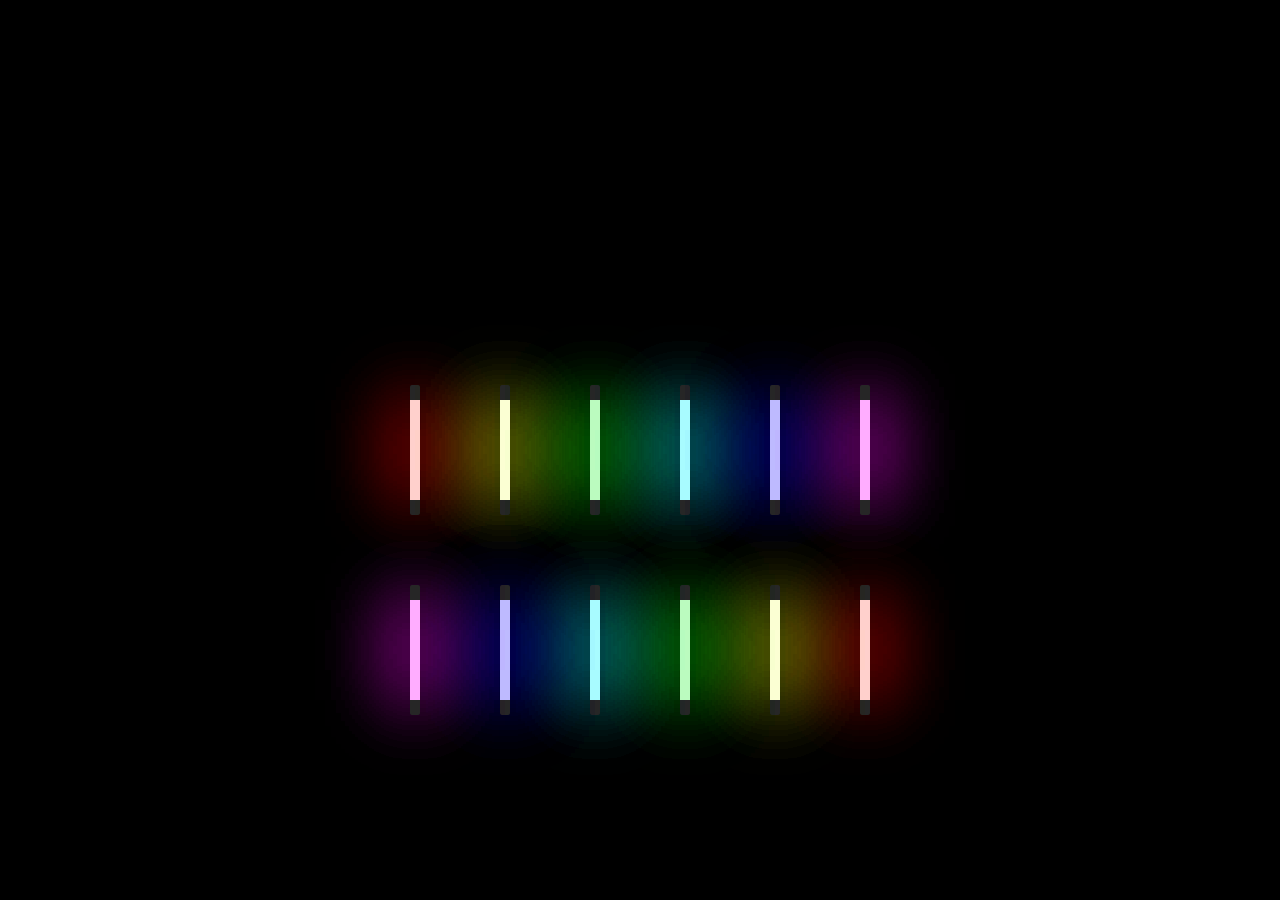
<file: HTML_CSS/Neon_lightsaber/index.html>
<!DOCTYPE html>
<html lang = "en">
    <head>
        <meta charset="UTF-8">
        <meta http-equiv="X-UA-Compatible" content = "IE-edge">
        <meta name="viewport" content = "width=devicce=width, initial-scale=1.0">
        <title>Neon Lights</title>
        <link rel="stylesheet" href="style.css"> 
    </head>
    <body>
        <ul>
            <li></li>
            <li></li>
            <li></li>
            <li></li>
            <li></li>
            <li></li>
        </ul>
        <div class="Under">
            <ul>
                <li></li>
                <li></li>
                <li></li>
                <li></li>
                <li></li>
                <li></li>
            </ul>
        </div>
    </body>
</html>
</file>
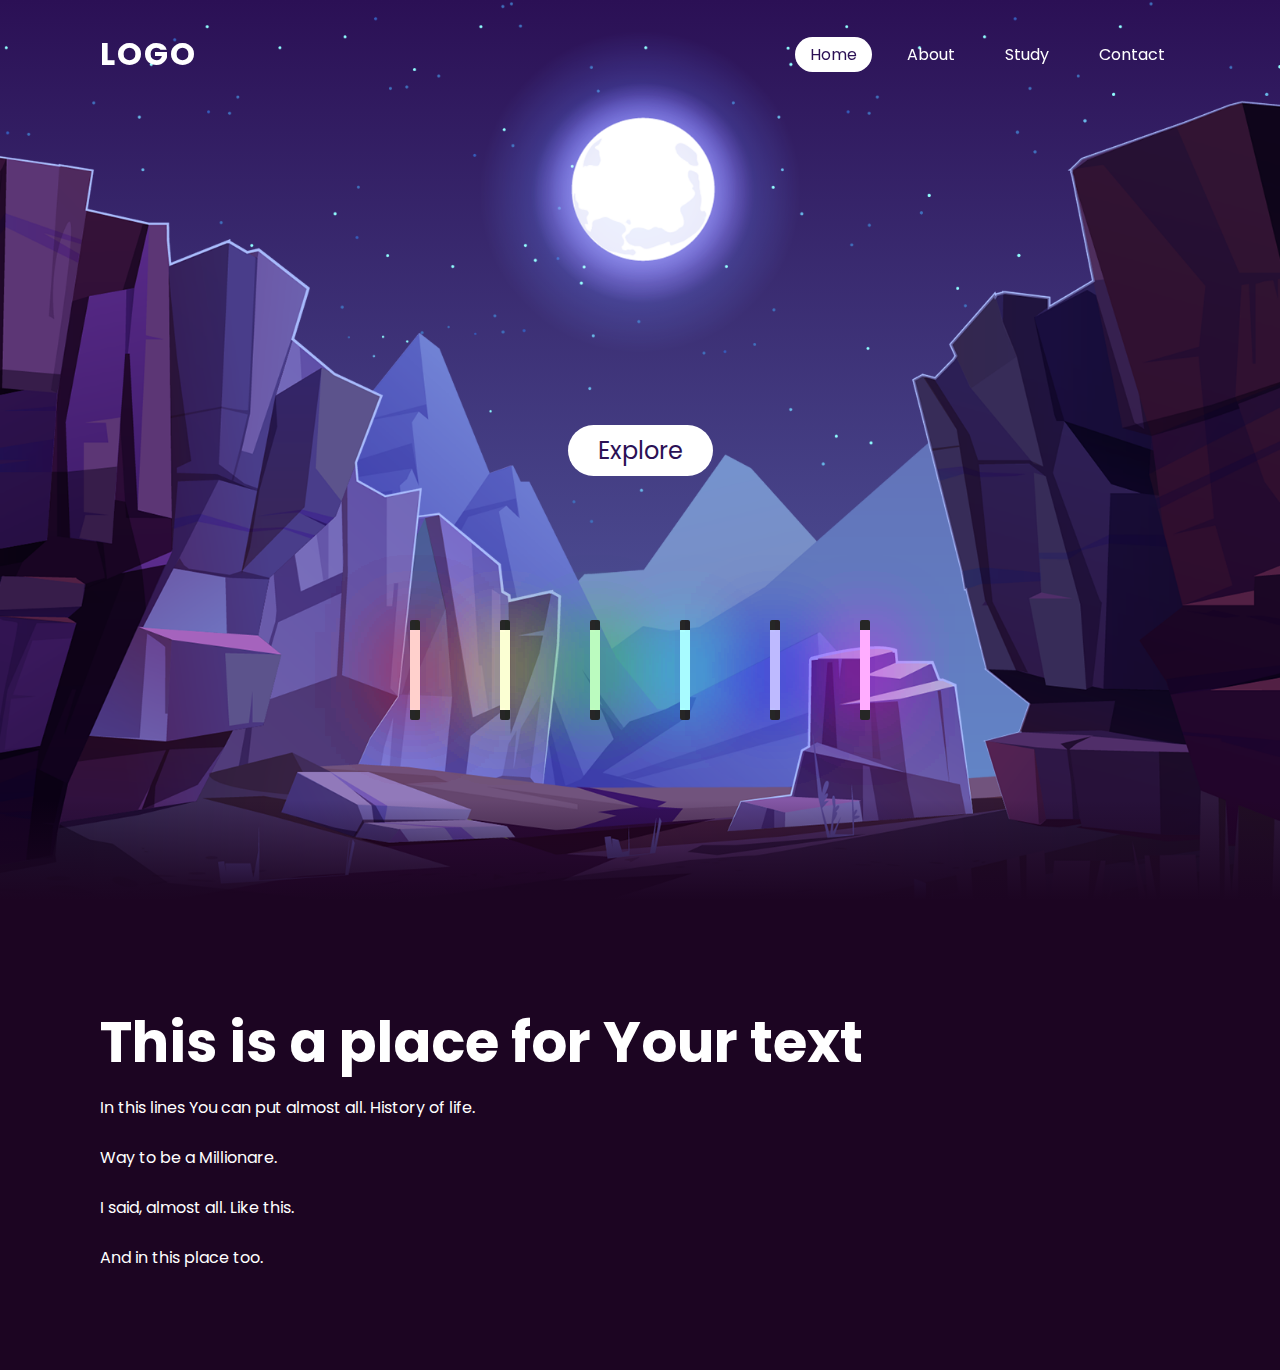
<file: HTML_CSS/S_landing_full_1/index.html>
<!DOCTYPE HTML>
<html>
    <head>
        <title>Iron Man - scrolling | Vith JS </title>
        <link rel="stylesheet" type="text/css" 
        href="style.css">
    </head>

    <body>
        <header>
            <a href="#" class="logo">logo</a>
            <ul>
                <li><a href="#" class="active">Home</a></li>
                <li><a href="#">About</a></li>
                <li><a href="#">Study</a></li>
                <li><a href="#">Contact</a></li>
            </ul>
        </header>
        <div class="NeonLights">
            <ul>
                <li></li>
                <li></li>
                <li></li>
                <li></li>
                <li></li>
                <li></li>
            </ul>
        </div>
        <section>
            <img src="images\stars.png" id="stars">
            <img src="images\moon.png" id="moon">
            <img src="images\mountains_behind.png" id="mountains_behind">
            <h2 id="maintext">Moon Light</h2>
            <a href="#simple_text" id="btn">Explore</a>
            <img src="images\mountains_front.png" id="mountains_front">
        </section>
        <div class="simple_text" id="simple_text">
            <h2>This is a place for Your text</h2>
            <p>In this lines You can put almost all. History of life. <br><br> Way to be a Millionare. <br><br> I said, almost all. Like this.<br><br>And in this place too.</p>
        </div>

        <script>
            let stars = document.getElementById('stars');
            let moon = document.getElementById('moon');
            let mountains_behind = document.getElementById('mountains_behind');
            let maintext = document.getElementById('maintext');
            let btn = document.getElementById('btn');
            let mountains_front = document.getElementById('mountains_front');
            let header = document.querySelector('header');

             window.addEventListener('scroll', function(){
                 let value = window.scrollY;
                 stars.style.left = value * 0.25 + 'px';
                 moon.style.top = value + 'px';
                 mountains_behind.style.top = value * 0.5 + 'px';
                 mountains_front.style.top = value * 0 + 'px';
                 maintext.style.marginRight = value * 4 + 'px';  
                 maintext.style.marginTop = value * 1.5 + 'px';
                 btn.style.marginTop = value * 1.5 + 'px'; 
                 header.style.top = value * 0.5 + 'px';
             })
        </script>

    </body>
</html>
</file>
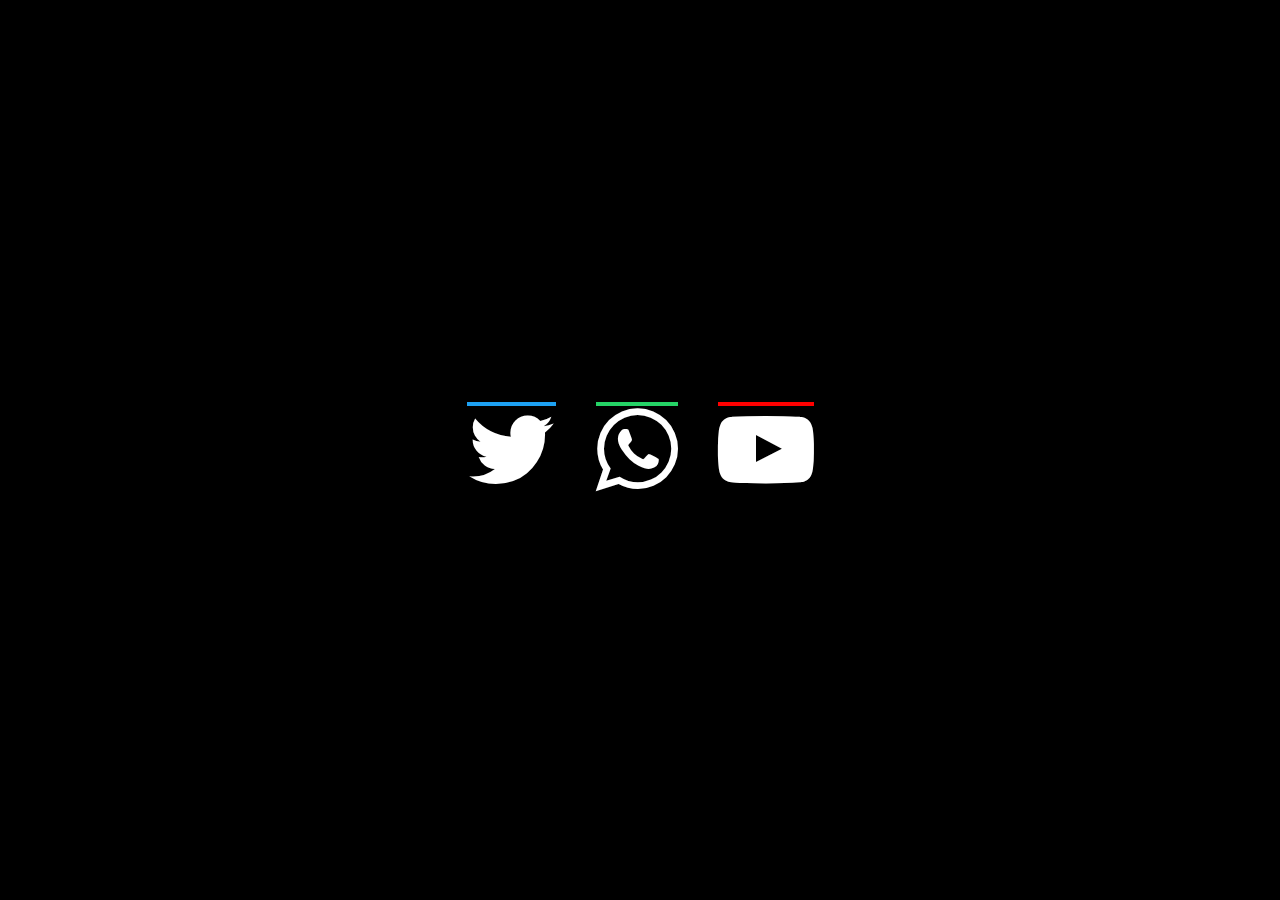
<file: HTML_CSS/Social_line_effect/index.html>
<!DOCTYPE html>
<html lang="en">
<head>
    <meta charset="UTF-8">
    <meta http-equiv="X-UA-Compatible" content="IE=edge">
    <meta name="viewport" content="width=device-width, initial-scale=1.0">
    <title>Social</title>
    <link rel="stylesheet" href="https://stackpath.bootstrapcdn.com/font-awesome/4.7.0/css/font-awesome.min.css" integrity="sha384-wvfXpqpZZVQGK6TAh5PVlGOfQNHSoD2xbE+QkPxCAFlNEevoEH3Sl0sibVcOQVnN"
    crossorigin="anonymous">
    <link rel="stylesheet" type="text/css" href="style.css">
</head>
<body>
    <ul class="si">
        <li><a href="#"><i class="fa fa-twitter" aria-hidden="true"></i></a></li>
        <li><a href="#"><i class="fa fa-whatsapp" aria-hidden="true"></i></a></li>
        <li><a href="#"><i class="fa fa-youtube-play" aria-hidden="true"></i></a></li>
    </ul>
</body>
</html>
</file>
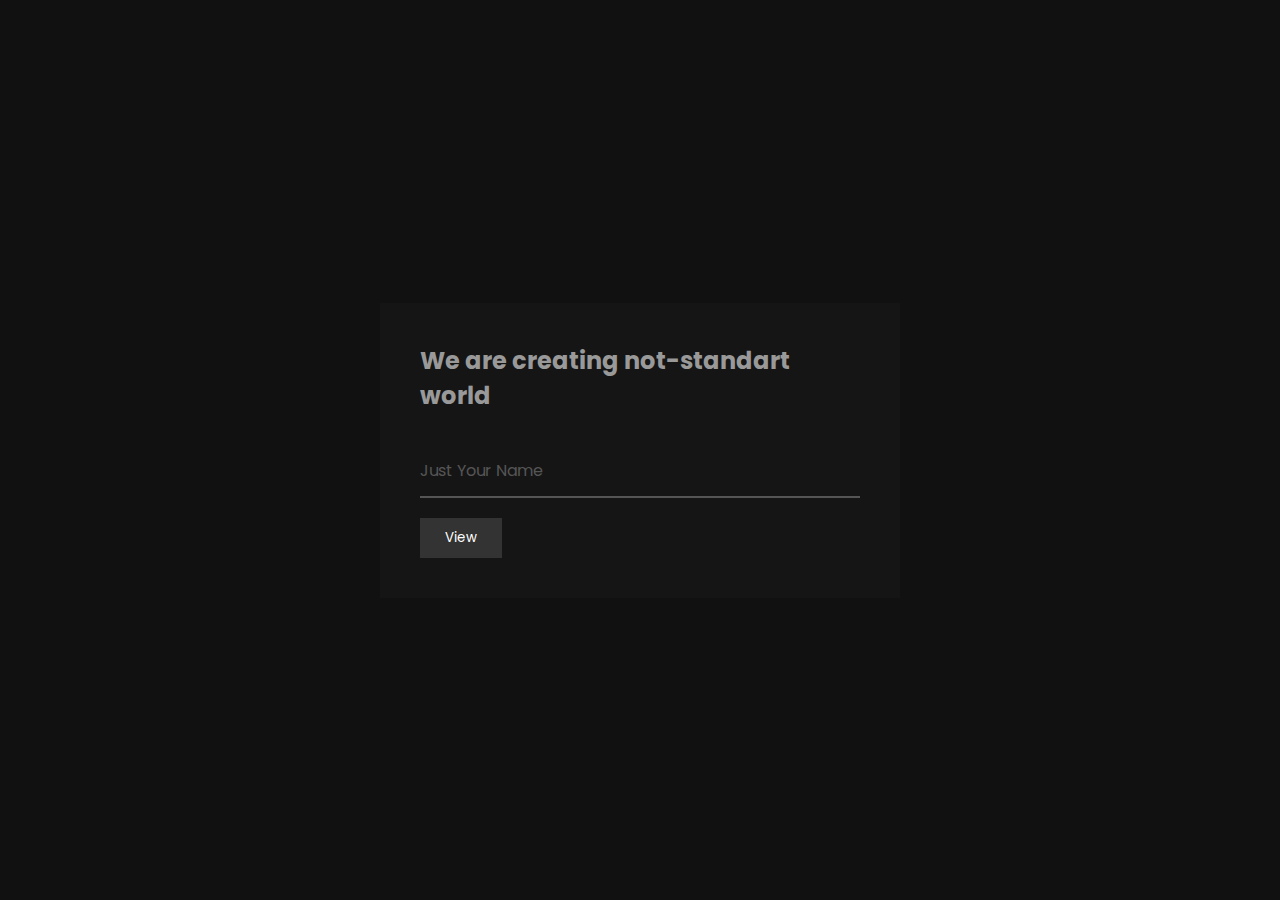
<file: HTML_CSS/Style_Input_1/index.html>
<!DOCTYPE html>
<html lang="en">
<head>
    
    <meta charset="UTF-8">
    <title>NStandard</title>
    <link rel="Stylesheet" href="style.css">

</head>
<body>

    <div class="container">
        <h2>We are creating not-standart world</h2>
        <form>
            <div class="input-field">
                <input type="text" name="" required="">
                <label>Just Your Name</label>
                <span></span>
            </div>
            <input type="submit" value="View" name="" class="btn">
        </form>
    </div>

</body>

</html>
</file>
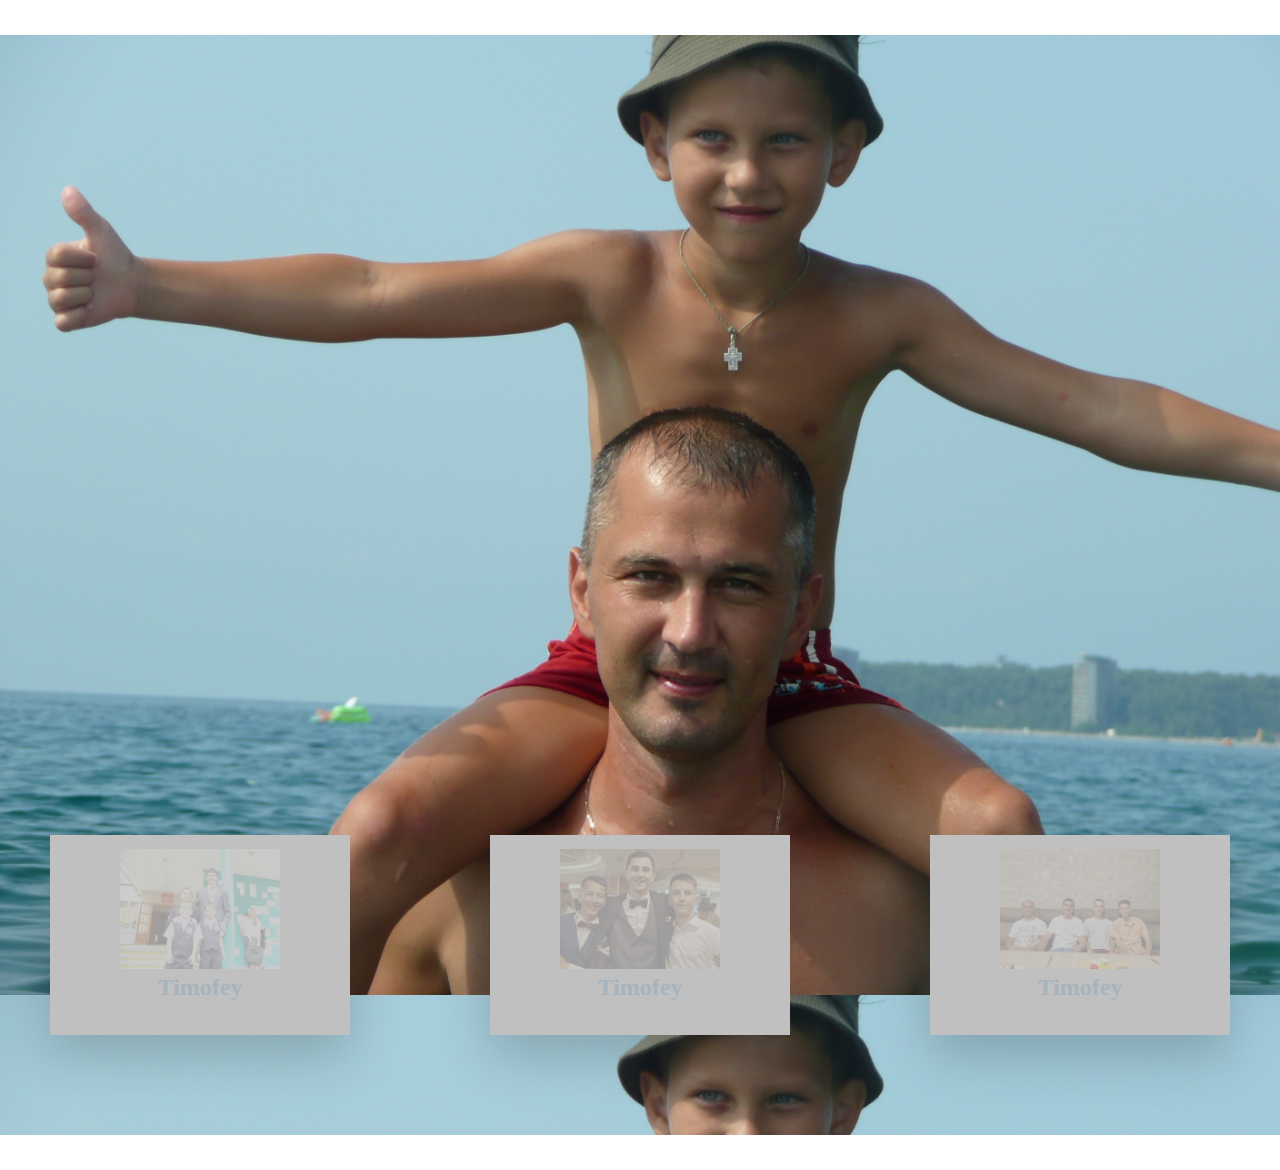
<file: HTML_CSS/Cards_Hover_Footer/Version_with_brothers/index.html>
<!DOCTYPE html>
<html lang="en">
<head>
    <meta charset="UTF-8">
    <meta http-equiv="X-UA-Compatible" content="IE=edge">
    <meta name="viewport" content="width=device-width, initial-scale=1.0">
    <title>Cards</title>
    <link rel="stylesheet" href="style.css">
</head>
<body>
    <div class="container" style="--cclr:#C0C0C0;--oclr:#F5F5F5;
                                --mainclr:#4682B4;--fontopenclr:#F0FFFF;
                                --vspclr:#4682B4;">
        <div class="card">
            <div class="face face1">
                <div class="content">
                    <img src="images/Andry1.JPG">
                    <h3>Timofey</h3>
                </div>
            </div>

            <div class="face face2">
                <div class="content">
                    <p>What about me? I am studing in BMSTU named by N.E.Bauman for 2 years, and now I can help you with something near with programms. Just write me about your problem.</p>
                    <a href="#">Get contact</a>
                </div>
            </div>
        </div>
        <div class="card">
            <div class="face face1">
                <div class="content">
                    <img src="images/Andry2.jpg">
                    <h3>Timofey</h3>
                </div>
            </div>

            <div class="face face2">
                <div class="content">
                    <p>What about me? I am studing in BMSTU named by N.E.Bauman for 2 years, and now I can help you with something near with programms. Just write me about your problem.</p>
                    <a href="#">Get contact</a>
                </div>
            </div>
        </div>
        <div class="card">
            <div class="face face1">
                <div class="content">
                    <img src="images/Andry3.jpeg">
                    <h3>Timofey</h3>
                </div>
            </div>

            <div class="face face2">
                <div class="content">
                    <p>What about me? I am studing in BMSTU named by N.E.Bauman for 2 years, and now I can help you with something near with programms. Just write me about your problem.</p>
                    <a href="#">Get contact</a>
                </div>
            </div>
        </div>
        </div>
    </div>
</body>
</html>
</file>
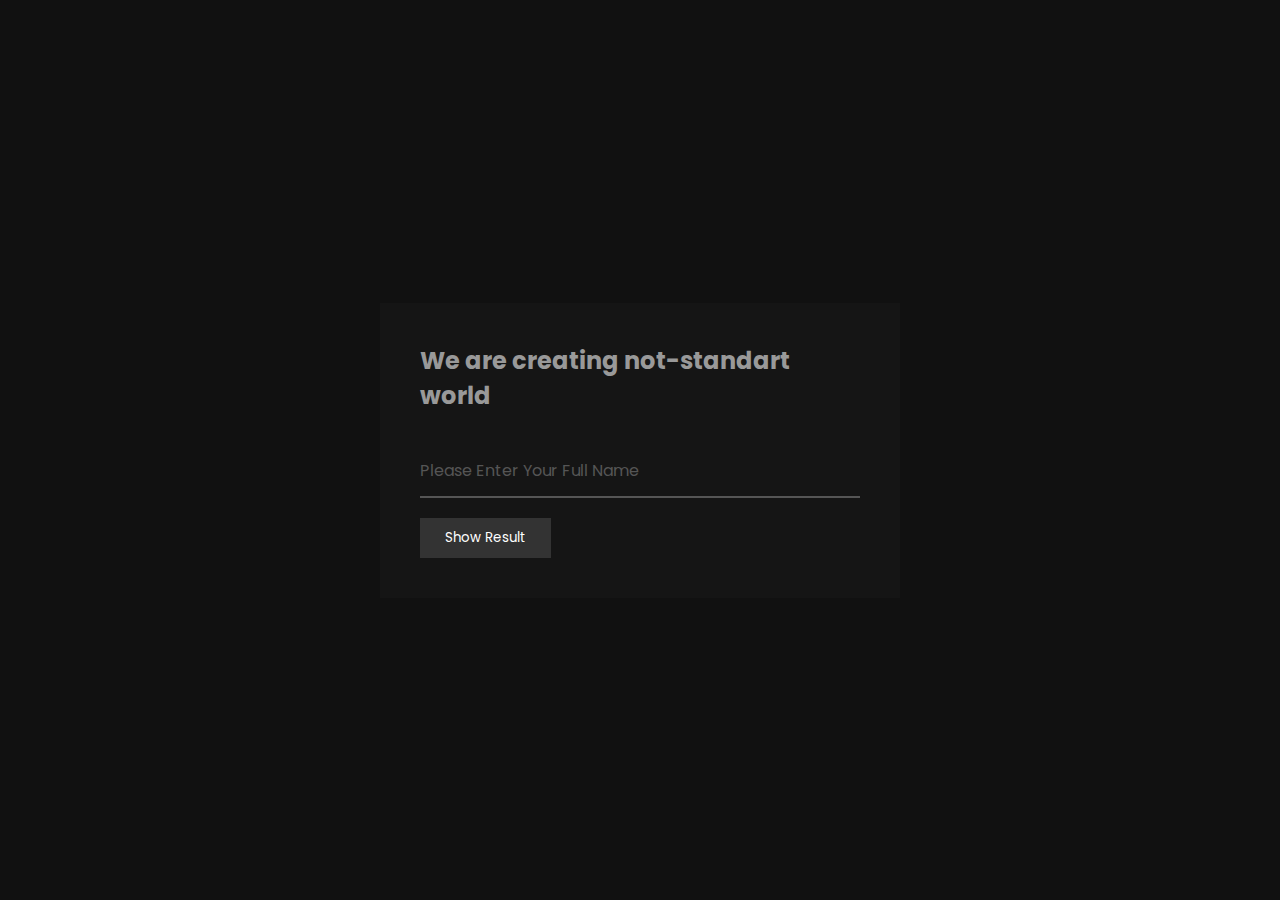
<file: HTML_CSS/Style_Input_1/test1/index.html>
<!DOCTYPE html>
<html lang="en">
<head>
    
    <meta charset="UTF-8">
    <title>NStandard</title>
    <link rel="Stylesheet" href="style.css">

</head>
<body>

    <div class="container">
        <h2>We are creating not-standart world</h2>
        <form>
            <div class="input-field">
                <input type="text" name="" required="">
                <label>Please Enter Your Full Name</label>
                <span></span>
            </div>
            <input type="submit" value="Show Result" name="" class="btn">
        </form>
    </div>

</body>

</html>
</file>
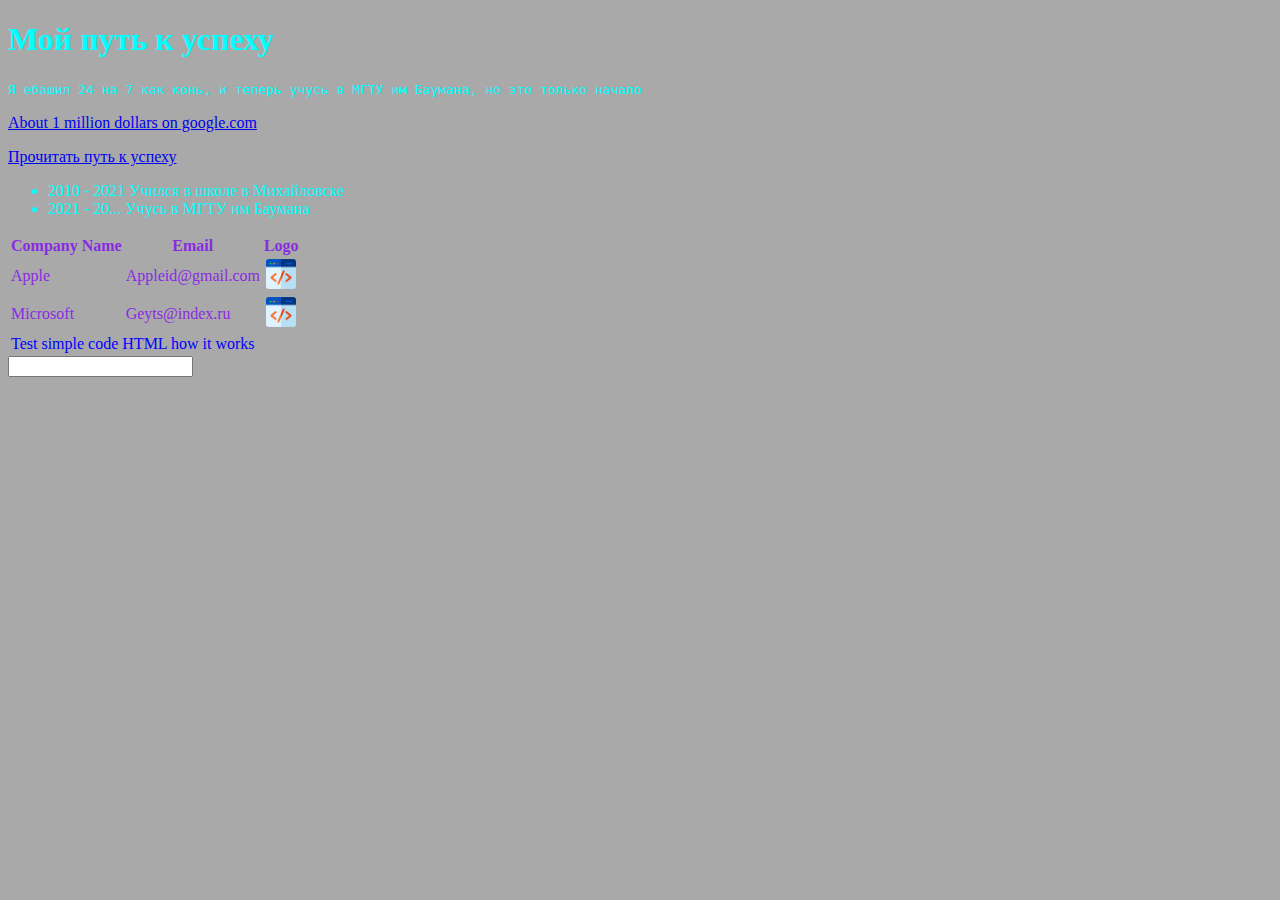
<file: HTML_CSS/First_landing/land.html>
<!DOCTYPE html>
<html id="header">
    <head>
        
        <meta charset = "UTF-8"/> 
        <link rel = "icon" href="T:\Projects\HTML\icon.png">
        <title> Apple Asus </title>
        <link rel="stylesheet" href="home.css">

    </head>

    <body >
        <h1 id = "Life"> Мой путь к успеху </h1>
        <p><kbd>Я ебашил 24 на 7 как конь, и теперь учусь в МГТУ им  Баумана, но это только начало</kbd></p>
        
        <p><a href="https://www.google.com/">About 1 million dollars on google.com</a></p>
        <p><a href=#Life>Прочитать путь к успеху</a></p>

        <ul>
            <li>2010 - 2021 Учился в школе в Михайловске</li>
            <li>2021 - 20... Учусь в МГТУ им Баумана</li> 
        </ul>

        <table class="table">

            <thead> 
                <tr>
                <th>Company Name</th>
                <th>Email</th> 
                <th>Logo</th>
                </tr>
            </thead>
            <tbody>
                <tr>
                    <td>
                        Apple
                    </td>
                    <td>
                        Appleid@gmail.com
                    </td>
                    <th><img src="icon.png" height="30"></th>
                </tr>
                <tr>
                    <td>
                        Microsoft
                    </td>
                    <td>
                        Geyts@index.ru
                    </td>
                    <th> <img src="icon.png" height="30"></th>
                </tr>
            </tbody>
            <tfoot> 
                <tr>
                    <td colspan="3">
                        Test simple code HTML how it works
                    </td>
                </tr>
            </tfoot>

        </table>
        <input type="text"> 

    </body>
</html>
</file>
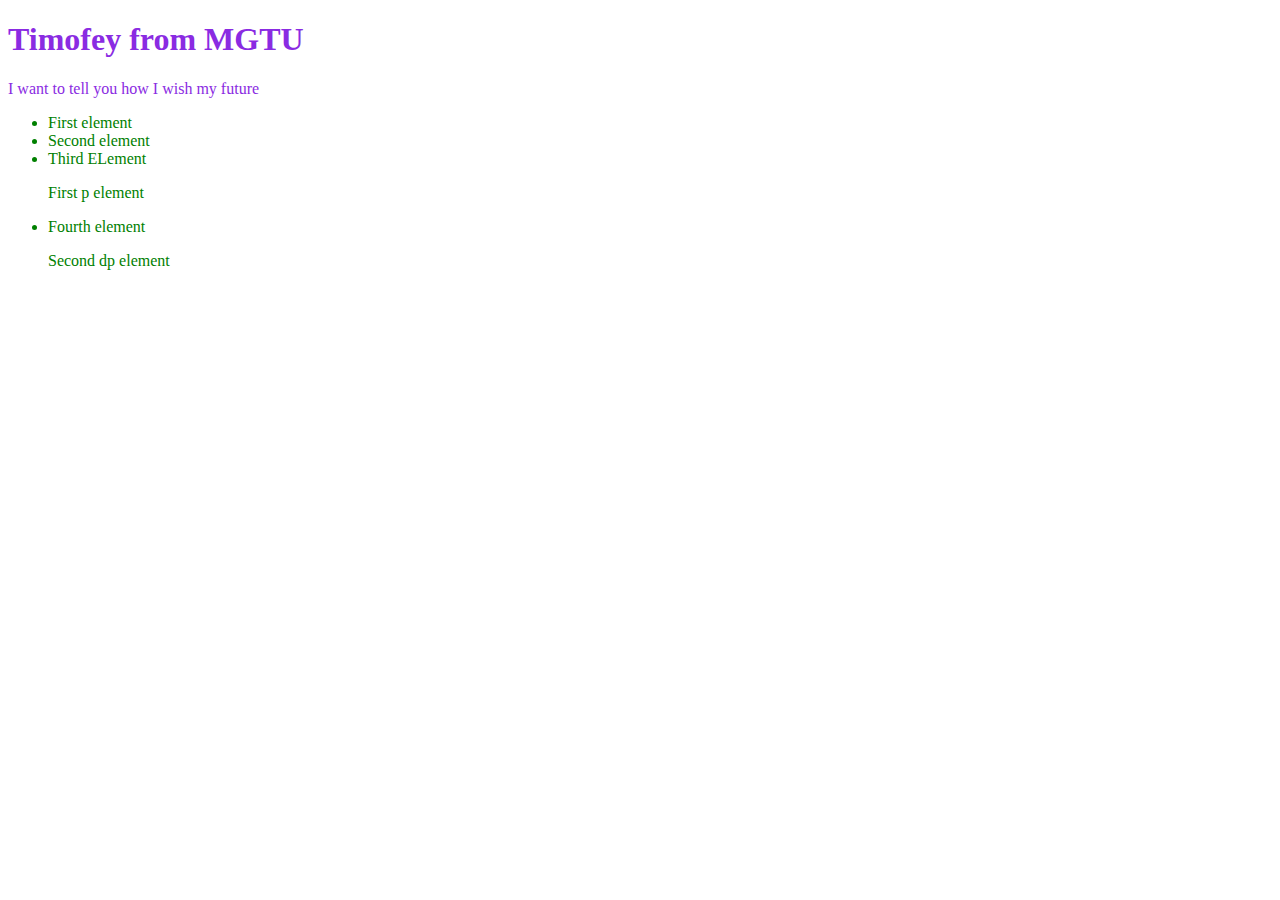
<file: HTML_CSS/S_landing_full_1/Test/test.html>
<!DOCTYPE HTML>
<html>
    <head>
        <meta charset="UTF-8">
        <title>TEST</title>
        <link rel="Stylesheet" href="style.css">
        <h1>Timofey from MGTU</h1>
        <p>I want to tell you how I wish my future</p>
    </head>
    
    <body>
        <ul>
            <li>First element</li>
            <li>Second element</li>
            <li>Third ELement</li>
            <p>First p element</p>
            <li>Fourth element</li>
            <p>Second dp element</p>
        </ul>
    </body>
</html>
</file>
<file: HTML_CSS/Neon_lightsaber/style.css>
body
{
    margin: 0;
    padding: 0;
    background: #000;
}
ul
{
    position: absolute;
    top: 50%;
    Left: 50%;
    transform: translate(-50%,-50%);
    margin: 0;
    padding: 0;
}
ul li
{
    position: relative;
    list-style: none;
    float: left;
    margin: 0 40px;
    height: 100px;
    width: 10px;
    background: #fff;
}

.Under ul li
{
    float: right;
    top: 200px;
}

ul li::before
{
    content: '';
    position: absolute;
    top: -15px;
    left: 0;
    width: 100%;
    height: 15px;
    background: #262626;
    border-top-left-radius: 2px;
    border-top-right-radius: 2px;
}
ul li:after
{
    content: '';
    position: absolute;
    bottom: -15px;
    left: 0;
    width: 100%;
    height: 15px;
    background: #262626;
    border-bottom-left-radius: 2px;
    border-bottom-right-radius: 2px;
}
ul li:nth-child(1)
{
    background: #ffd0d0;
    box-shadow: 0 0 80px #f00, 0 0 80px #f00, 0 0 80px #f00,
    0 0 80px #f00;
}
ul li:nth-child(2)
{
    background: #ffffd7;
    box-shadow: 0 0 80px #ff0, 0 0 80px #ff0, 0 0 80px #ff0,
    0 0 80px #ff0;
}
ul li:nth-child(3)
{
    background: #bffbbf;
    box-shadow: 0 0 80px #0f0, 0 0 80px #0f0, 0 0 80px #0f0,
    0 0 80px #0f0;
}
ul li:nth-child(4)
{
    background: #acffff;
    box-shadow: 0 0 80px #0ff, 0 0 80px #0ff, 0 0 80px #0ff,
    0 0 80px #0ff;
}
ul li:nth-child(5)
{
    background: #bebeff;
    box-shadow: 0 0 80px #00f, 0 0 80px #00f, 0 0 80px #00f,
    0 0 80px #00f;
}
ul li:nth-child(6)
{
    background: #ffadff;
    box-shadow: 0 0 80px #f0f, 0 0 80px #f0f, 0 0 80px #f0f,
    0 0 80px #f0f;
}
ul li:hover
{
    background: #888888;
    box-shadow: none;
}
</file>
<file: HTML_CSS/S_landing_full_1/style.css>
@import url('https://fonts.googleapis.com/css?family=Poppins:300,400,500,600,700,800,900&display=swap');
*
{
    margin: 0;
    padding: 0;
    box-sizing: border-box;
    font-family: 'Poppins', sans-serif;
    scroll-behavior: smooth;
}
body
{
    min-height: 100vh;
    background: linear-gradient(#2b1055, #7597de);
    overflow-x: hidden;
}
header
{
    position: absolute;
    top: 0;
    left: 0;
    width: 100%;
    padding: 30px 100px;
    display: flex; 
    justify-content: space-between;
    align-items: center;
    z-index: 10000;
}
header .logo
{
    color: #fff;
    font-weight: 700;
    text-decoration: none;
    font-size: 2em;
    text-transform: uppercase;
    letter-spacing: 2px;
}
header ul
{
    display:flex;
    justify-content: center;
    align-items: center;
}
header ul li
{
    list-style: none;
    margin-left: 20px;
}
header ul li a
{
    text-decoration: none;
    padding:  6px 15px;
    color: #fff;
    border-radius: 20px;
}
header ul li a:hover , 
.active
{
    background: #fff;
    color: #2b1055;
}
section
{
    position: relative;
    width:  100%;
    height: 100vh;
    padding: 100px;
    display: flex;
    justify-content: center;
    align-items: center;
    overflow: hidden;
}
section::before
{
    content: ' ';
    position: absolute;
    bottom: 0;
    width: 100%;
    height: 100px;
    background: linear-gradient(to top, #1c0522, transparent);
    z-index: 1000;
}
section img
{
    position: absolute;
    top: 0;
    left: 0;
    width: 100%;
    height: 100%;
    object-fit: cover;
    pointer-events: none;
}
section img#moon
{
    mix-blend-mode: screen;/*Не понял как так оно исчезло*/
}
section img#mountains_front
{
    z-index: 10;
}
  
#maintext
{
    position: absolute;
    right: -350px;
    color: #fff;
    white-space: nowrap;
    font-size: 7.5vw; 
    z-index: 9;
    transform: translateY(100px);
}
#btn
{
    text-decoration: none;
    display: inline-block ;
    padding: 8px 30px;
    border-radius: 40px;
    background:#fff ;
    color: #2b1055;
    font-size: 1.5em;
    z-index: 9;
}
.simple_text
{
    position: relative;
    padding: 100px;
    background: #1c0522 ;
}
.simple_text h2
{
    font-size: 3.5em;
    margin-bottom: 10px;
    color: #fff;
}
.simple_text p
{
     font-size: 1em;
     color: #fff;
}

.NeonLights body
{
    margin: 0;
    padding: 0;
    background: #000;
}
.NeonLights ul
{
    z-index: 50000;
    position: absolute;
    top: 670px;
    Left: 50%;
    transform: translate(-50%,-50%);
    margin: 0;
    padding: 0;
}
.NeonLights ul li
{
    position: relative;
    list-style: none;
    float: left;
    margin: 0 40px;
    height: 80px;
    width: 10px;
    background: #fff;
}

.NeonLights ul li::before
{
    content: '';
    position: absolute;
    top: -10px;
    left: 0;
    width: 100%;
    height: 10px;
    background: #262626;
    border-top-left-radius: 2px;
    border-top-right-radius: 2px;
}
.NeonLights ul li:after
{
    content: '';
    position: absolute;
    bottom: -10px;
    left: 0;
    width: 100%;
    height: 10px;
    background: #262626;
    border-bottom-left-radius: 2px;
    border-bottom-right-radius: 2px;
}
.NeonLights ul li:nth-child(1)
{
    background: #ffd0d0;
    box-shadow: 0 0 80px #f00, 0 0 80px #f00, 0 0 80px #f00,
    0 0 80px #f00;
}
.NeonLights ul li:nth-child(2)
{
    background: #ffffd7;
    box-shadow: 0 0 80px #ff0, 0 0 80px #ff0, 0 0 80px #ff0,
    0 0 80px #ff0;
}
.NeonLights ul li:nth-child(3)
{
    background: #bffbbf;
    box-shadow: 0 0 80px #0f0, 0 0 80px #0f0, 0 0 80px #0f0,
    0 0 80px #0f0;
}
.NeonLights ul li:nth-child(4)
{
    background: #acffff;
    box-shadow: 0 0 80px #0ff, 0 0 80px #0ff, 0 0 80px #0ff,
    0 0 80px #0ff;
}
.NeonLights ul li:nth-child(5)
{
    background: #bebeff;
    box-shadow: 0 0 80px #00f, 0 0 80px #00f, 0 0 80px #00f,
    0 0 80px #00f;
}
.NeonLights ul li:nth-child(6)
{
    background: #ffadff;
    box-shadow: 0 0 80px #f0f, 0 0 80px #f0f, 0 0 80px #f0f,
    0 0 80px #f0f;
}
.NeonLights ul li:hover
{
    background: #888888;
    box-shadow: none;
}
</file>
<file: HTML_CSS/Social_line_effect/style.css>
*
{
    margin: 0;
    padding: 0;
    box-sizing: border-box;
}
body
{
    display: flex;
    justify-content: center;
    align-items: center;
    min-height: 100vh;
    background-color: #000;
}
ul.si
{
    position: relative;
    display: flex;
}
ul.si li
{
    position: relative;
    list-style: none;
    margin: 0 20px;
    cursor: pointer;
}
ul.si li a
{
        text-decoration: none;
}
ul.si li a .fa 
{
    font-size: 6em;
    color: #fff;
}
ul.si li::before
{
    font-family: fontAwesome;
    position: absolute;
    top: 0;
    left: 0;
    font-size: 6em;
    height: 0;
    overflow: hidden;
    transition: 0.3s ease-in-out;
}
ul.si li:nth-child(1)::before
{
    content: '\f099';
    color: #1da1f2;
    border-bottom: 4px solid #1da1f2;
}
ul.si li:nth-child(2)::before
{
    content: '\f232';
    color: #25d366;
    border-bottom: 4px solid #25d366;
}
ul.si li:nth-child(3)::before
{
    content: '\f16a';
    color: #ff0000;
    border-bottom: 4px solid #ff0000;
}
ul.si li:hover::before
{
    height: 100%;
}
</file>
<file: HTML_CSS/Style_Input_1/style.css>
@import url('https://fonts.googleapis.com/css?family=Poppins:200,300,400,500,600,700&display=swap');
*
{
    margin: 0;
    padding: 0;
    box-sizing: border-box;
    outline: none;
    font-family: 'Poppins', sans-serif;
}
body
{
    display: flex;
    justify-content: center;
    align-items: center;
    min-height: 100vh;
    background: #111;
}
.container
{
    position: relative;
    width: 520px;
    padding: 40px ;
    background: #151515;
}
.container h2
{
    color: #999;
    margin-bottom: 45px;   
}
.input-field
{
    position: relative;
    height: 40px;
    width: 100%;
}
.input-field input[type="text"]
{
    position: absolute;
    background: transparent;
    border: none;
    box-shadow: none;
    font-size: 16px;
    color:#fff;
    width: 100%;
}
.input-field label
{
    position: absolute;
    top: 0;
    Left: 0;
    color: #555;
    pointer-events: none;
    display: block;
    transition: 0.5s;
}
.input-field input[type="text"]:focus + label,
.input-field input[type="text"]:valid + label
{
    transform: translateY(-35px);
    font-size: 14px;
    color: #fff;
    background: #999; /*Подъем инпута*/
    padding: 2px 6px;
}
.input-field span
{
    position: absolute;
    bottom: 0;
    right: 0;
    display: block;
    background: #555;
    width: 100%;
    height: 2px;
}
.input-field span:before
{
    content: '';
    position: absolute;
    top: 0;
    Left: 0;
    width: 100%;
    height: 100%;
    background: #00b0ff;
    transform: scaleX(0);
    transform-origin: center;
    
    transition: transform 1s ease-in-out;
}
.input-field input[type="text"]:focus ~ span:before,
.input-field input[type="text"]:valid ~ span:before
{
    transform: scaleX(1);
    transform-origin: center;
    transition: transform 1s ease-in-out;
}
.btn
{
    margin-top: 20px;
    border: none;
    box-shadow: none;
    padding: 10px 25px;
    background: #333;
    color: #fff;
    font-synthesis: 16px;
    cursor: pointer;
}
.btn:hover
{
    background: #555;
}
</file>
<file: HTML_CSS/Cards_Hover_Footer/Version_with_brothers/style.css>
body
{
    margin: 0;
    padding: 0;
    min-height: 130vh;
    background: #FFFFFF;
    display: flex;
    justify-content: center;
    align-items: center;
    font-family: consolas;
}

.container
{
    padding: 50px;
    background-image: url('images/My.JPG');
    background-position: bottom 1px;
    background-size: 100% auto;
    width: 100%;
    height: 1000px;
    position: relative;
    align-items: end;
    display: flex;
    justify-content: space-between;
}
.container .card
{
    position: relative;
    top: 50px;
}
.container .card .face
{
    width: 300px;
    height: 200px;
    transition: 0.5s;
}
.container .card .face.face1
{
    position: relative;
    overflow: hidden;
    background: var(--cclr);
    display: flex;
    justify-content: center;
    align-items: center;
    z-index: 1;
    transform: translateY(100px);
}
.container .card:hover .face.face1
{
    background: var(--oclr);
    transform: translateY(0);
}
.container .card .face.face1 .content
{
    opacity: 0.2;
    transition: 0.5s;
}
.container .card:hover .face.face1 .content
{
    opacity: 1;
}
.container .card .face.face1 .content img
{
    transition: 0.5s;
    max-height: 120px;
}
.container .card .face.face1 .content img:hover
{
    transform: translateY(30px) scale(1.9);
}
.container .card .face.face1 .content h3
{
    margin: 1px 20px 20px;
    padding: 0;
    color: var(--mainclr);
    text-align: center;
     font-size: 1.5em;
}
.container .card .face.face2
{
    position: relative;
    background: var(--fontopenclr);
    color: var(--vspclr);
    display: flex;
    justify-content: center;
    align-items: center;
    padding: 20px;
    box-sizing: border-box;
    box-shadow: 0 20px 50px rgba(0, 0, 0, 0.2);
    transform: translateY(-100px);
}
.container .card:hover .face.face2
{
    transform: translateY(0);
}
.container .card .face.face2 .content p
{
    margin: 0;
    padding: 0;
}
.container .card .face.face2 .content a
{
    margin: 15px 0 0;
    display: inline-block;

    text-decoration: none;
    font-weight: none;
    color: var(--vspclr);
    padding: 5px;
    border: 1px solid var(--vspclr);
}
.container .card .face.face2 .content a:hover
{
    border: 1px solid var(--oclr);
    background: var(--oclr);
    color: var(--mainclr);
}
</file>
<file: HTML_CSS/Style_Input_1/test1/style.css>
@import url('https://fonts.googleapis.com/css?family=Poppins:200,300,400,500,600,700&display=swap');
*
{
    margin: 0;
    padding: 0;
    box-sizing: border-box;
    outline: none;
    font-family: 'Poppins', sans-serif;
}
body
{
    display: flex;
    justify-content: center;
    align-items: center;
    min-height: 100vh;
    background: #111;
}
.container
{
    position: relative;
    width: 520px;
    padding: 40px ;
    background: #151515;
}
.container h2
{
    color: #999;
    margin-bottom: 45px;   
}
.input-field
{
    position: relative;
    height: 40px;
    width: 100%;
}
.input-field input[type="text"]
{
    position: absolute;
    background: transparent;
    border: none;
    box-shadow: none;
    font-size: 16px;
    color:#fff;
    width: 100%;
}
.input-field label
{
    position: absolute;
    top: 0;
    Left: 0;
    color: #555;
    pointer-events: none;
    display: block;
    transition: 0.5s;
}
.input-field input[type="text"]:focus + label,
.input-field input[type="text"]:valid + label
{
    transform: translateY(-25px);
    font-size: 14px;
    color: #fff;
    background: #ff006a;
    padding: 2px 6px;
}
.input-field span
{
    position: absolute;
    bottom: 0;
    right: 0;
    display: block;
    background: #555;
    width: 100%;
    height: 2px;
}
.input-field span:before
{
    content: '';
    position: absolute;
    top: 0;
    Left: 0;
    width: 100%;
    height: 100%;
    background: #00b0ff;
    transform: scaleX(0);
    transform-origin: right;
    transition: transform 0.5s ease-in-out;
}
.input-field input[type="text"]:focus ~ span:before,
.input-field input[type="text"]:valid ~ span:before
{
    transform: scaleX(1);
    transform-origin: left;
    transition: transform 0.5s ease-in-out;
}
.btn
{
    margin-top: 20px;
    border: none;
    box-shadow: none;
    padding: 10px 25px;
    background: #333;
    color: #fff;
    font-synthesis: 16px;
    cursor: pointer;
}
</file>
<file: HTML_CSS/First_landing/home.css>
.table {
    border: 2px;
    color:blueviolet;
}

[colspan] {
    color:blue;
}
#header {
    background-color:darkgrey;
    color:aqua;
}
</file>
<file: HTML_CSS/S_landing_full_1/Test/style.css>
* 
{
    color:blueviolet;
}

body ul > *
{
    color:green;
}
</file>
